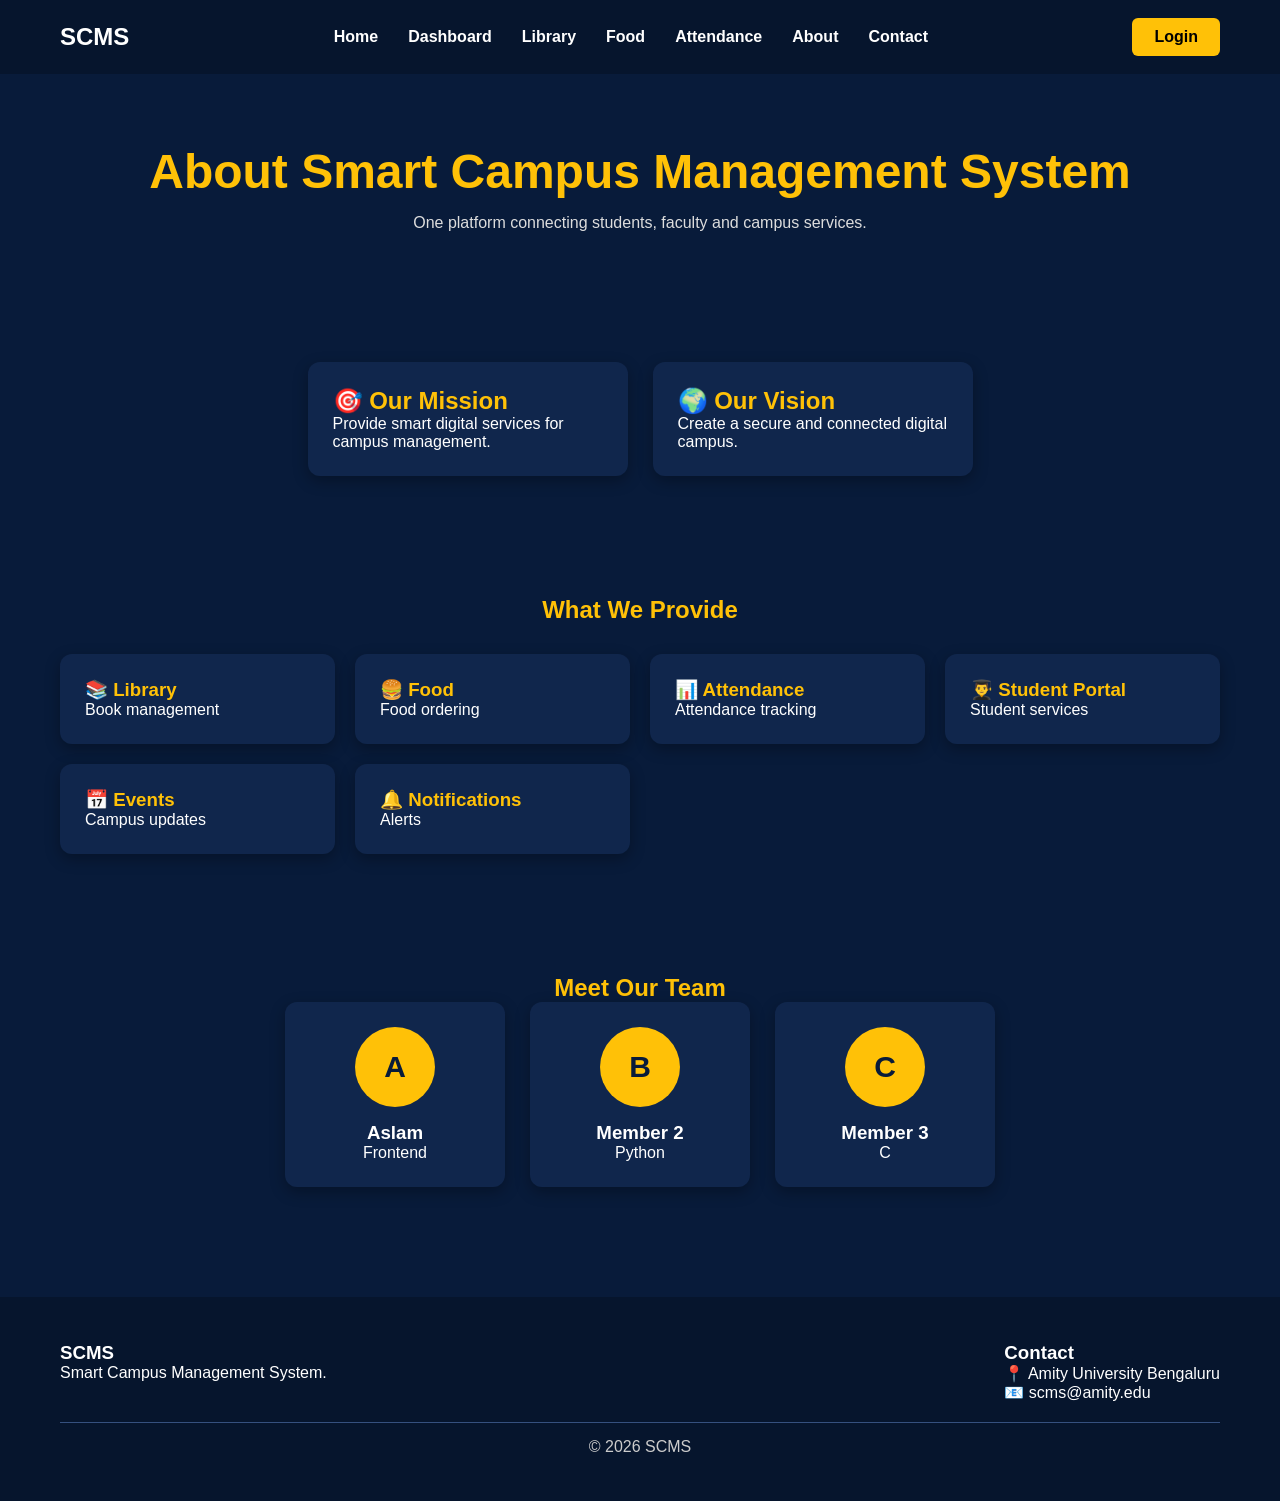
<file: about.html>
<!DOCTYPE html><html lang="en"><head><meta charset="UTF-8"><meta name="viewport" content="width=device-width,initial-scale=1.0"><title>About SCMS</title><style>*{margin:0;padding:0;box-sizing:border-box;font-family:Arial,sans-serif}body{background:#081B3A;color:#fff}nav{display:flex;justify-content:space-between;align-items:center;padding:18px 60px;background:#06152d}nav ul{display:flex;gap:30px;list-style:none}nav a{text-decoration:none;color:#fff;font-weight:bold}.login{background:#FFC107;color:#000;padding:10px 22px;border-radius:6px}.hero{text-align:center;padding:70px 20px}.hero h1{color:#FFC107;font-size:48px}.hero p{margin-top:15px;color:#ddd}.section{padding:60px}.cards,.team{display:flex;justify-content:center;gap:25px;flex-wrap:wrap}.card,.member,.feature{background:#10264c;padding:25px;border-radius:12px;box-shadow:0 5px 15px rgba(0,0,0,.3)}.card{width:320px}.card h2,.feature h3{color:#FFC107}.features{display:grid;grid-template-columns:repeat(auto-fit,minmax(220px,1fr));gap:20px;margin-top:30px}.member{width:220px;text-align:center}.avatar{width:80px;height:80px;border-radius:50%;background:#FFC107;color:#081B3A;font-size:30px;font-weight:bold;display:flex;align-items:center;justify-content:center;margin:0 auto 15px}footer{background:#06152d;padding:45px 60px;margin-top:50px}.footer{display:flex;justify-content:space-between;flex-wrap:wrap;gap:30px}.copy{text-align:center;margin-top:20px;border-top:1px solid #35507E;padding-top:15px;color:#ccc}</style></head><body><nav><h2>SCMS</h2><ul><li><a href='index.html'>Home</a></li><li><a href='dashboard.html'>Dashboard</a></li><li><a href='library.html'>Library</a></li><li><a href='food.html'>Food</a></li><li><a href='attendance.html'>Attendance</a></li><li><a href='about.html'>About</a></li><li><a href='contact.html'>Contact</a></li></ul><a class='login' href='login.html'>Login</a></nav><section class='hero'><h1>About Smart Campus Management System</h1><p>One platform connecting students, faculty and campus services.</p></section><section class='section'><div class='cards'><div class='card'><h2>🎯 Our Mission</h2><p>Provide smart digital services for campus management.</p></div><div class='card'><h2>🌍 Our Vision</h2><p>Create a secure and connected digital campus.</p></div></div></section><section class='section'><h1 style='text-align:center;color:#FFC107'>What We Provide</h1><div class='features'><div class='feature'><h3>📚 Library</h3><p>Book management</p></div><div class='feature'><h3>🍔 Food</h3><p>Food ordering</p></div><div class='feature'><h3>📊 Attendance</h3><p>Attendance tracking</p></div><div class='feature'><h3>👨‍🎓 Student Portal</h3><p>Student services</p></div><div class='feature'><h3>📅 Events</h3><p>Campus updates</p></div><div class='feature'><h3>🔔 Notifications</h3><p>Alerts</p></div></div></section><section class='section'><h1 style='text-align:center;color:#FFC107'>Meet Our Team</h1><div class='team'><div class='member'><div class='avatar'>A</div><h3>Aslam</h3><p>Frontend</p></div><div class='member'><div class='avatar'>B</div><h3>Member 2</h3><p>Python</p></div><div class='member'><div class='avatar'>C</div><h3>Member 3</h3><p>C</p></div></div></section><footer><div class='footer'><div><h3>SCMS</h3><p>Smart Campus Management System.</p></div><div><h3>Contact</h3><p>📍 Amity University Bengaluru</p><p>📧 scms@amity.edu</p></div></div><div class='copy'>© 2026 SCMS</div></footer></body></html>
</file>
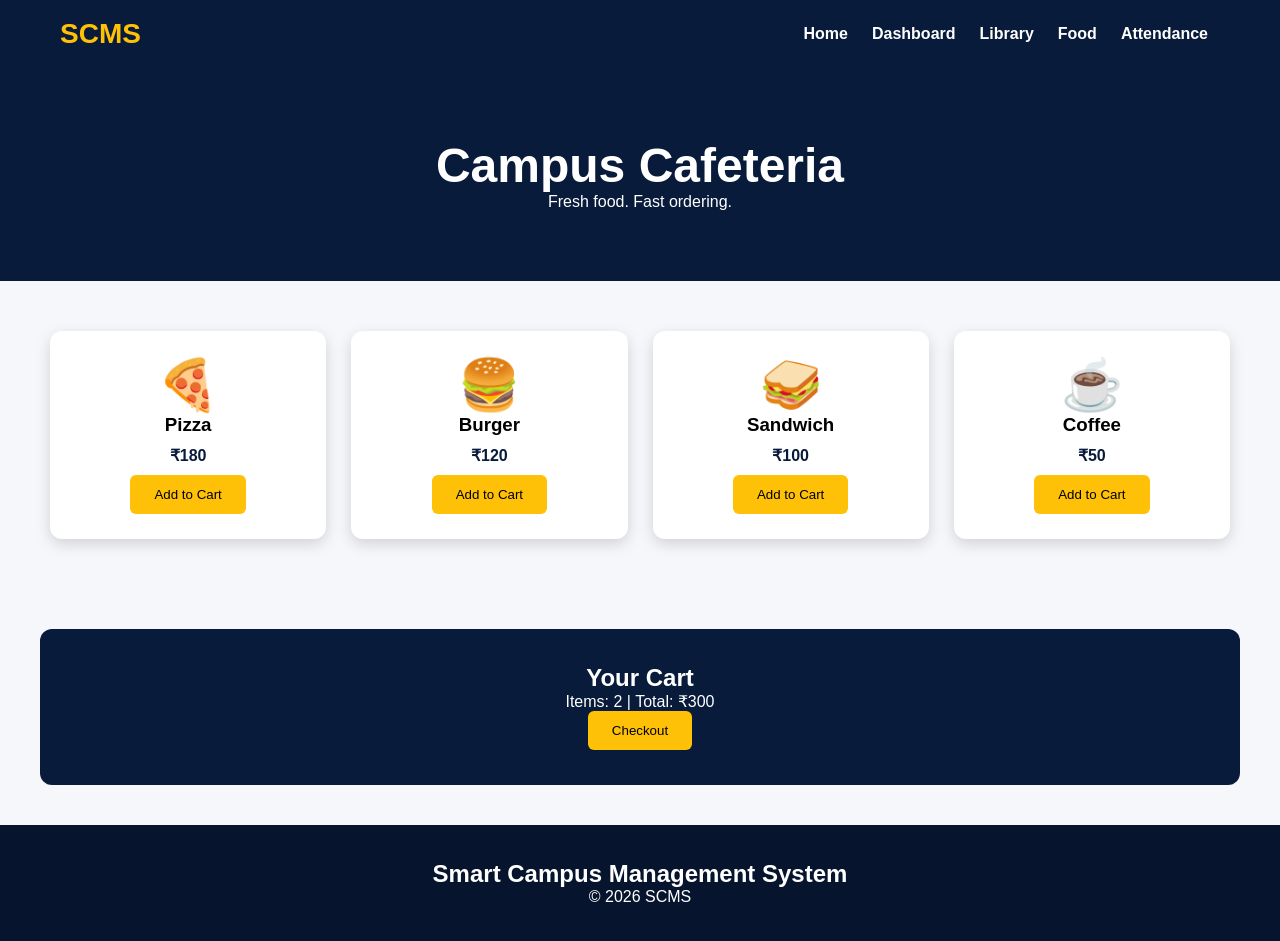
<file: food.html>
<!DOCTYPE html><html><head><meta charset="UTF-8"><meta name="viewport" content="width=device-width,initial-scale=1">
<title>Food - SCMS</title>
<style>
*{margin:0;padding:0;box-sizing:border-box;font-family:Arial}
body{background:#f5f7fb}
nav{display:flex;justify-content:space-between;align-items:center;background:#081B3A;padding:18px 60px}
nav a{color:#fff;text-decoration:none;margin:0 12px;font-weight:bold}
.logo{color:#FFC107;font-size:28px;font-weight:bold}
.hero{background:#081B3A;color:#fff;text-align:center;padding:70px 20px}
.hero h1{font-size:48px}
.menu{display:grid;grid-template-columns:repeat(auto-fit,minmax(250px,1fr));gap:25px;padding:50px}
.card{background:#fff;border-radius:12px;padding:25px;box-shadow:0 5px 15px rgba(0,0,0,.15);text-align:center}
.card h2{font-size:50px}
.price{color:#081B3A;font-weight:bold;margin:10px 0}
button{background:#FFC107;border:none;padding:12px 24px;border-radius:6px}
.cart{background:#081B3A;color:#fff;margin:40px;padding:35px;border-radius:12px;text-align:center}
footer{background:#06152d;color:#fff;text-align:center;padding:35px}
</style></head><body>
<nav><div class="logo">SCMS</div><div><a href="index.html">Home</a><a href="dashboard.html">Dashboard</a><a href="library.html">Library</a><a href="food.html">Food</a><a href="attendance.html">Attendance</a></div></nav>
<section class="hero"><h1>Campus Cafeteria</h1><p>Fresh food. Fast ordering.</p></section>
<section class="menu">
<div class="card"><h2>🍕</h2><h3>Pizza</h3><div class="price">₹180</div><button>Add to Cart</button></div>
<div class="card"><h2>🍔</h2><h3>Burger</h3><div class="price">₹120</div><button>Add to Cart</button></div>
<div class="card"><h2>🥪</h2><h3>Sandwich</h3><div class="price">₹100</div><button>Add to Cart</button></div>
<div class="card"><h2>☕</h2><h3>Coffee</h3><div class="price">₹50</div><button>Add to Cart</button></div>
</section>
<div class="cart"><h2>Your Cart</h2><p>Items: 2 | Total: ₹300</p><button>Checkout</button></div>
<footer><h2>Smart Campus Management System</h2><p>© 2026 SCMS</p></footer>
</body></html>
</file>
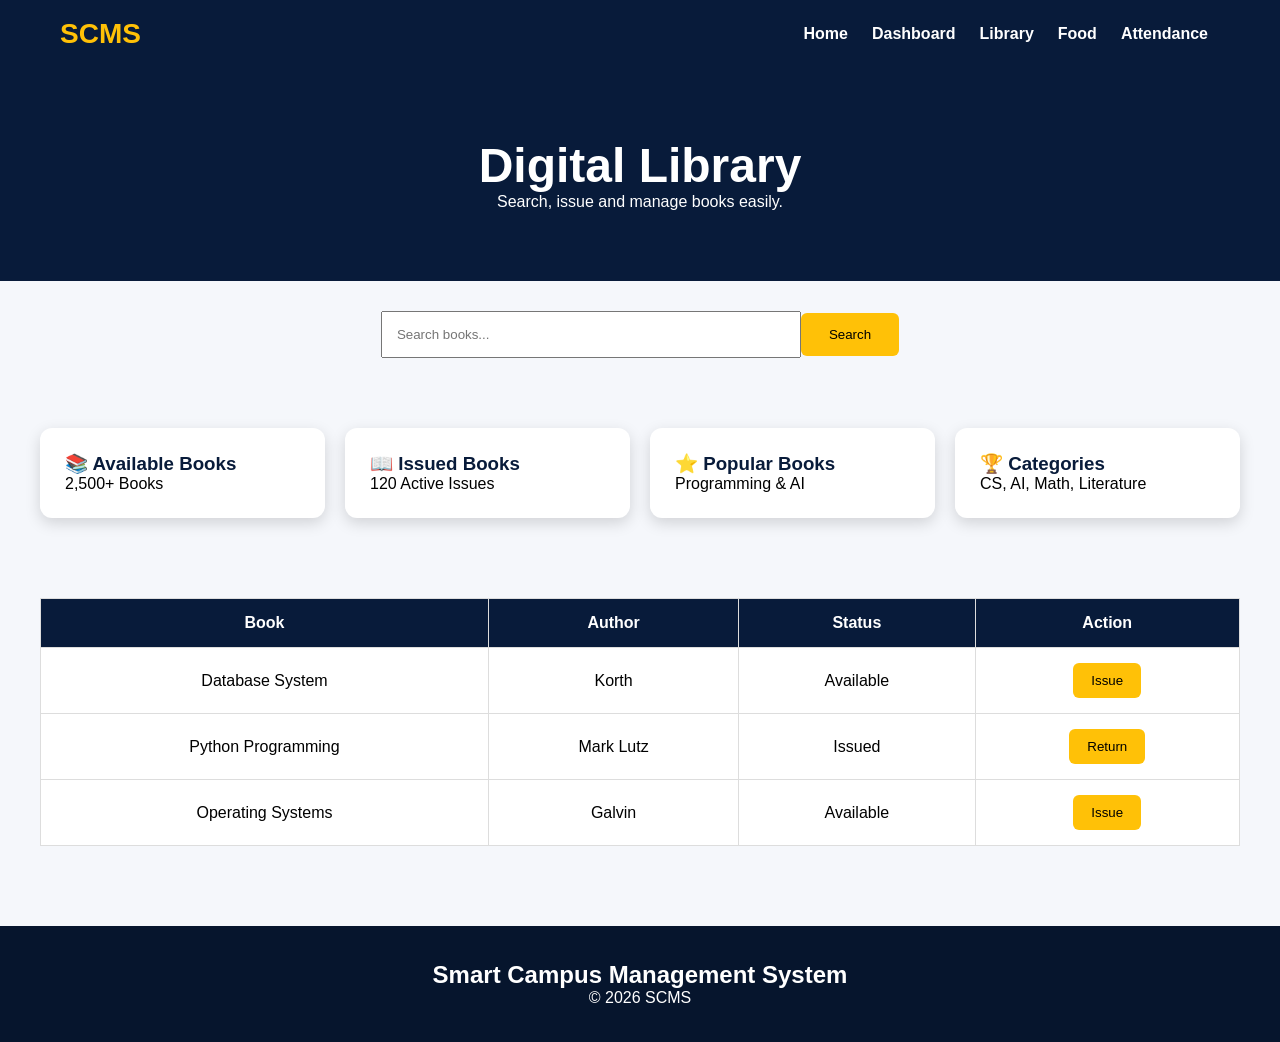
<file: library.html>
<!DOCTYPE html><html><head><meta charset="UTF-8"><meta name="viewport" content="width=device-width,initial-scale=1">
<title>Library - SCMS</title>
<style>
*{margin:0;padding:0;box-sizing:border-box;font-family:Arial}
body{background:#f5f7fb}
nav{display:flex;justify-content:space-between;align-items:center;background:#081B3A;padding:18px 60px}
nav a{color:#fff;text-decoration:none;margin:0 12px;font-weight:bold}
.logo{color:#FFC107;font-size:28px;font-weight:bold}
.hero{background:#081B3A;color:#fff;text-align:center;padding:70px 20px}
.hero h1{font-size:48px}.search{text-align:center;padding:30px}
.search input{width:420px;padding:14px}.search button{padding:14px 28px;background:#FFC107;border:none}
.cards{display:grid;grid-template-columns:repeat(auto-fit,minmax(250px,1fr));gap:20px;padding:40px}
.card{background:#fff;padding:25px;border-radius:12px;box-shadow:0 5px 15px rgba(0,0,0,.15)}
.card h3{color:#081B3A}.table{padding:40px}
table{width:100%;border-collapse:collapse;background:#fff}
th{background:#081B3A;color:#fff}th,td{padding:15px;border:1px solid #ddd;text-align:center}
button{background:#FFC107;border:none;padding:10px 18px;border-radius:6px}
footer{background:#06152d;color:#fff;text-align:center;padding:35px;margin-top:40px}
</style></head><body>
<nav><div class="logo">SCMS</div><div><a href="index.html">Home</a><a href="dashboard.html">Dashboard</a><a href="library.html">Library</a><a href="food.html">Food</a><a href="attendance.html">Attendance</a></div></nav>
<section class="hero"><h1>Digital Library</h1><p>Search, issue and manage books easily.</p></section>
<div class="search"><input placeholder="Search books..."><button>Search</button></div>
<section class="cards">
<div class="card"><h3>📚 Available Books</h3><p>2,500+ Books</p></div>
<div class="card"><h3>📖 Issued Books</h3><p>120 Active Issues</p></div>
<div class="card"><h3>⭐ Popular Books</h3><p>Programming & AI</p></div>
<div class="card"><h3>🏆 Categories</h3><p>CS, AI, Math, Literature</p></div>
</section>
<div class="table">
<table><tr><th>Book</th><th>Author</th><th>Status</th><th>Action</th></tr>
<tr><td>Database System</td><td>Korth</td><td>Available</td><td><button>Issue</button></td></tr>
<tr><td>Python Programming</td><td>Mark Lutz</td><td>Issued</td><td><button>Return</button></td></tr>
<tr><td>Operating Systems</td><td>Galvin</td><td>Available</td><td><button>Issue</button></td></tr>
</table></div>
<footer><h2>Smart Campus Management System</h2><p>© 2026 SCMS</p></footer>
</body></html>
</file>
